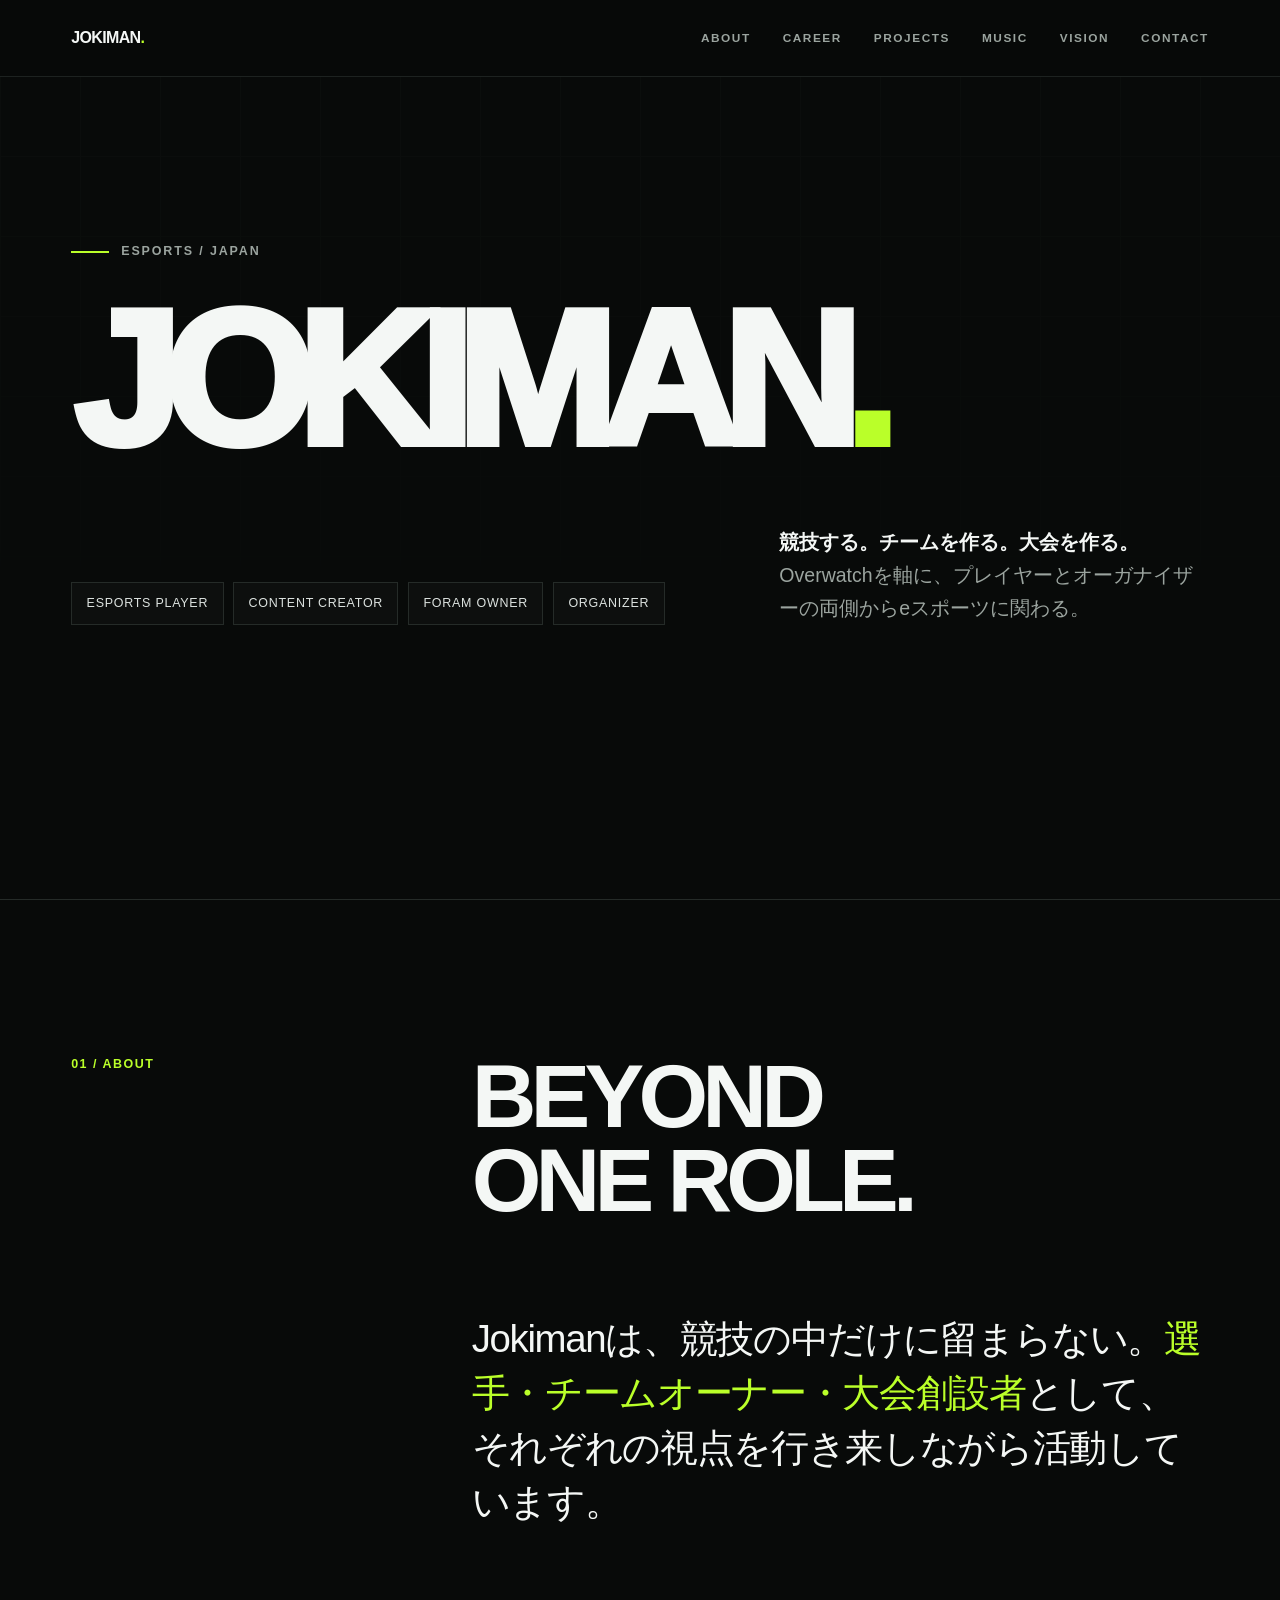
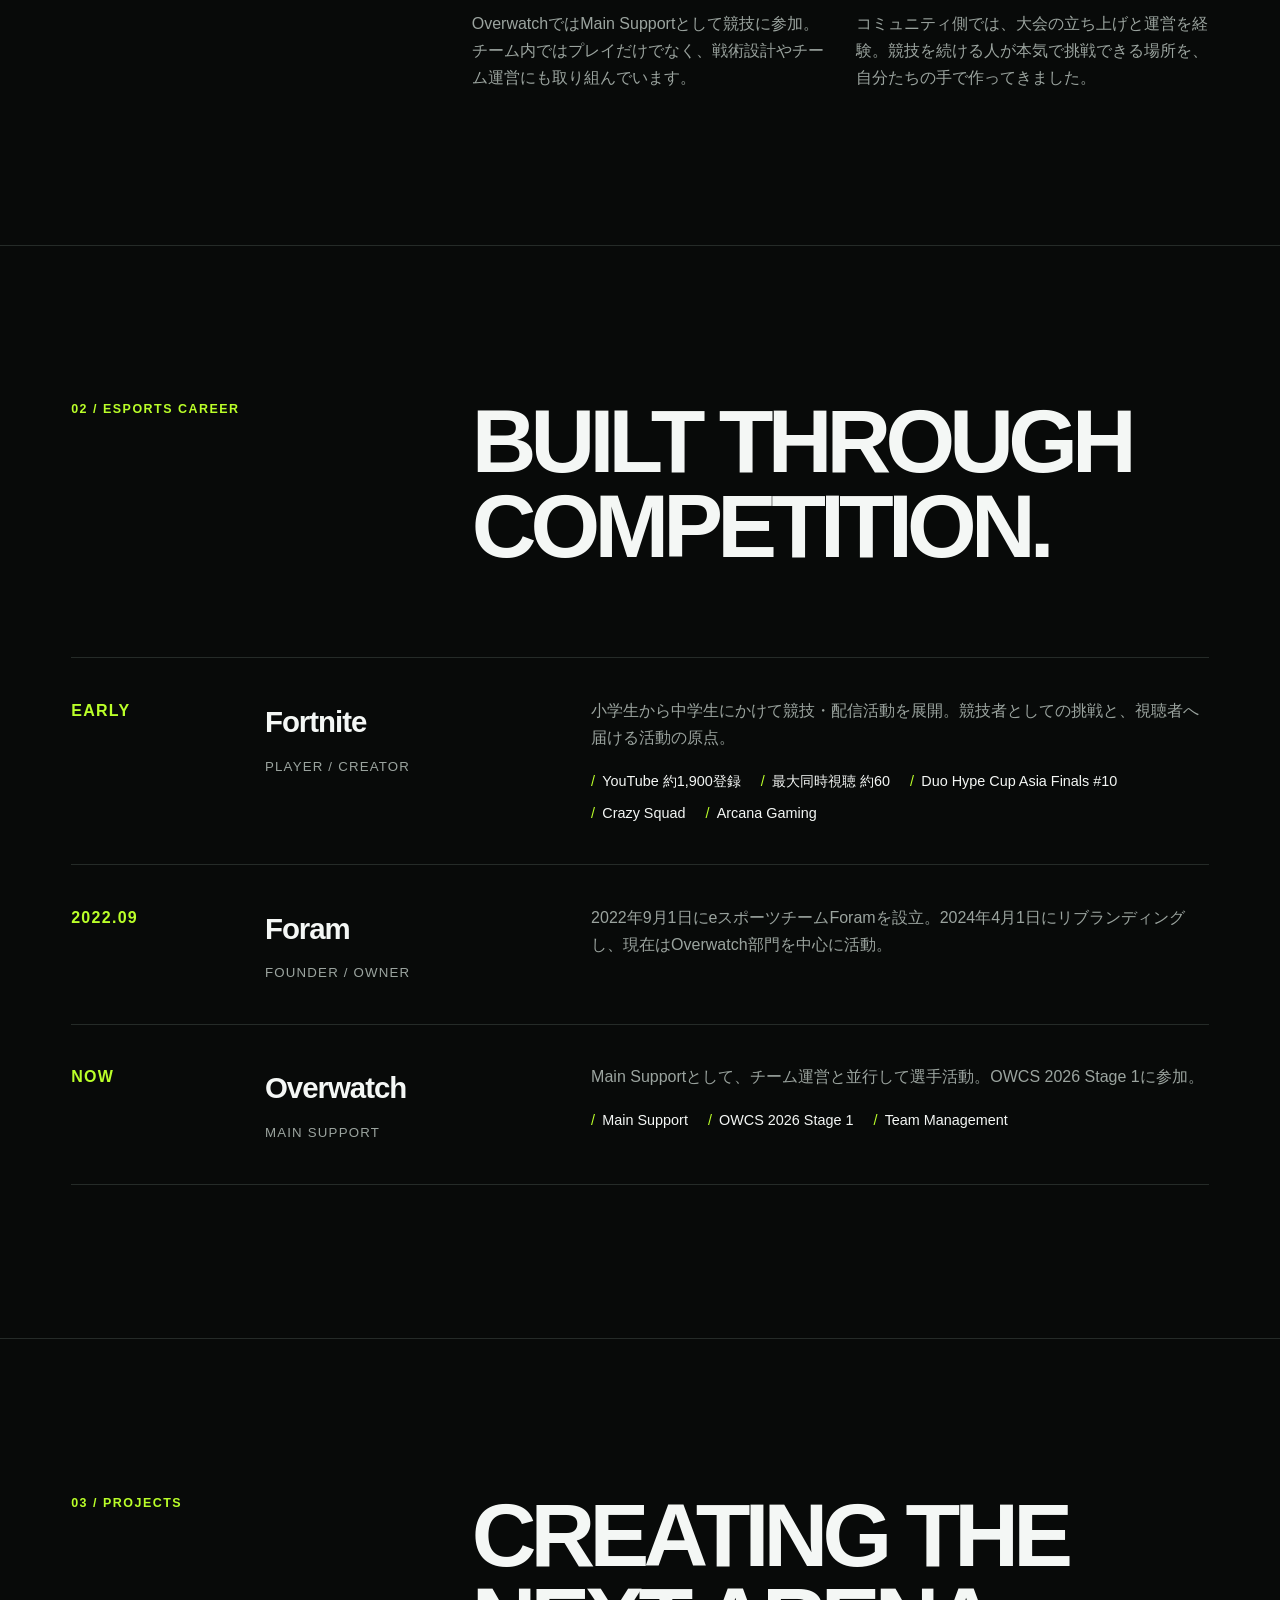
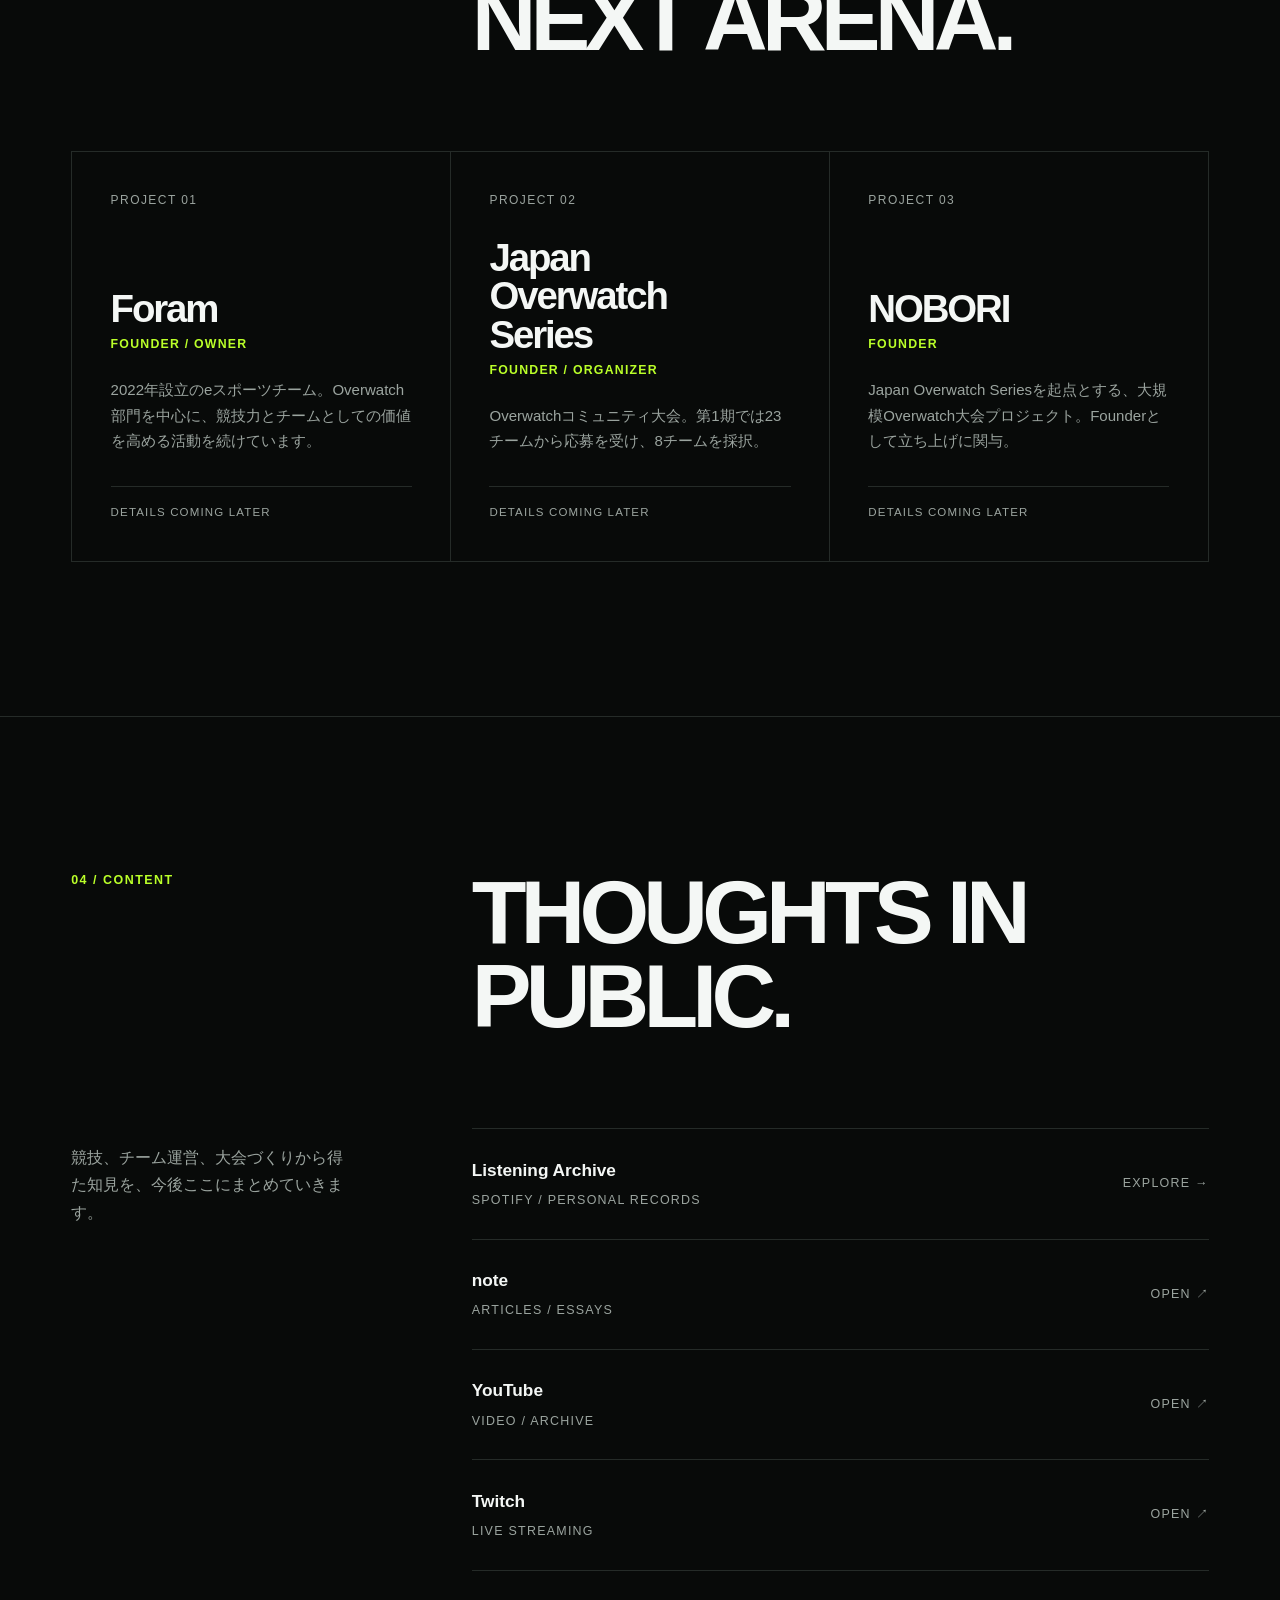
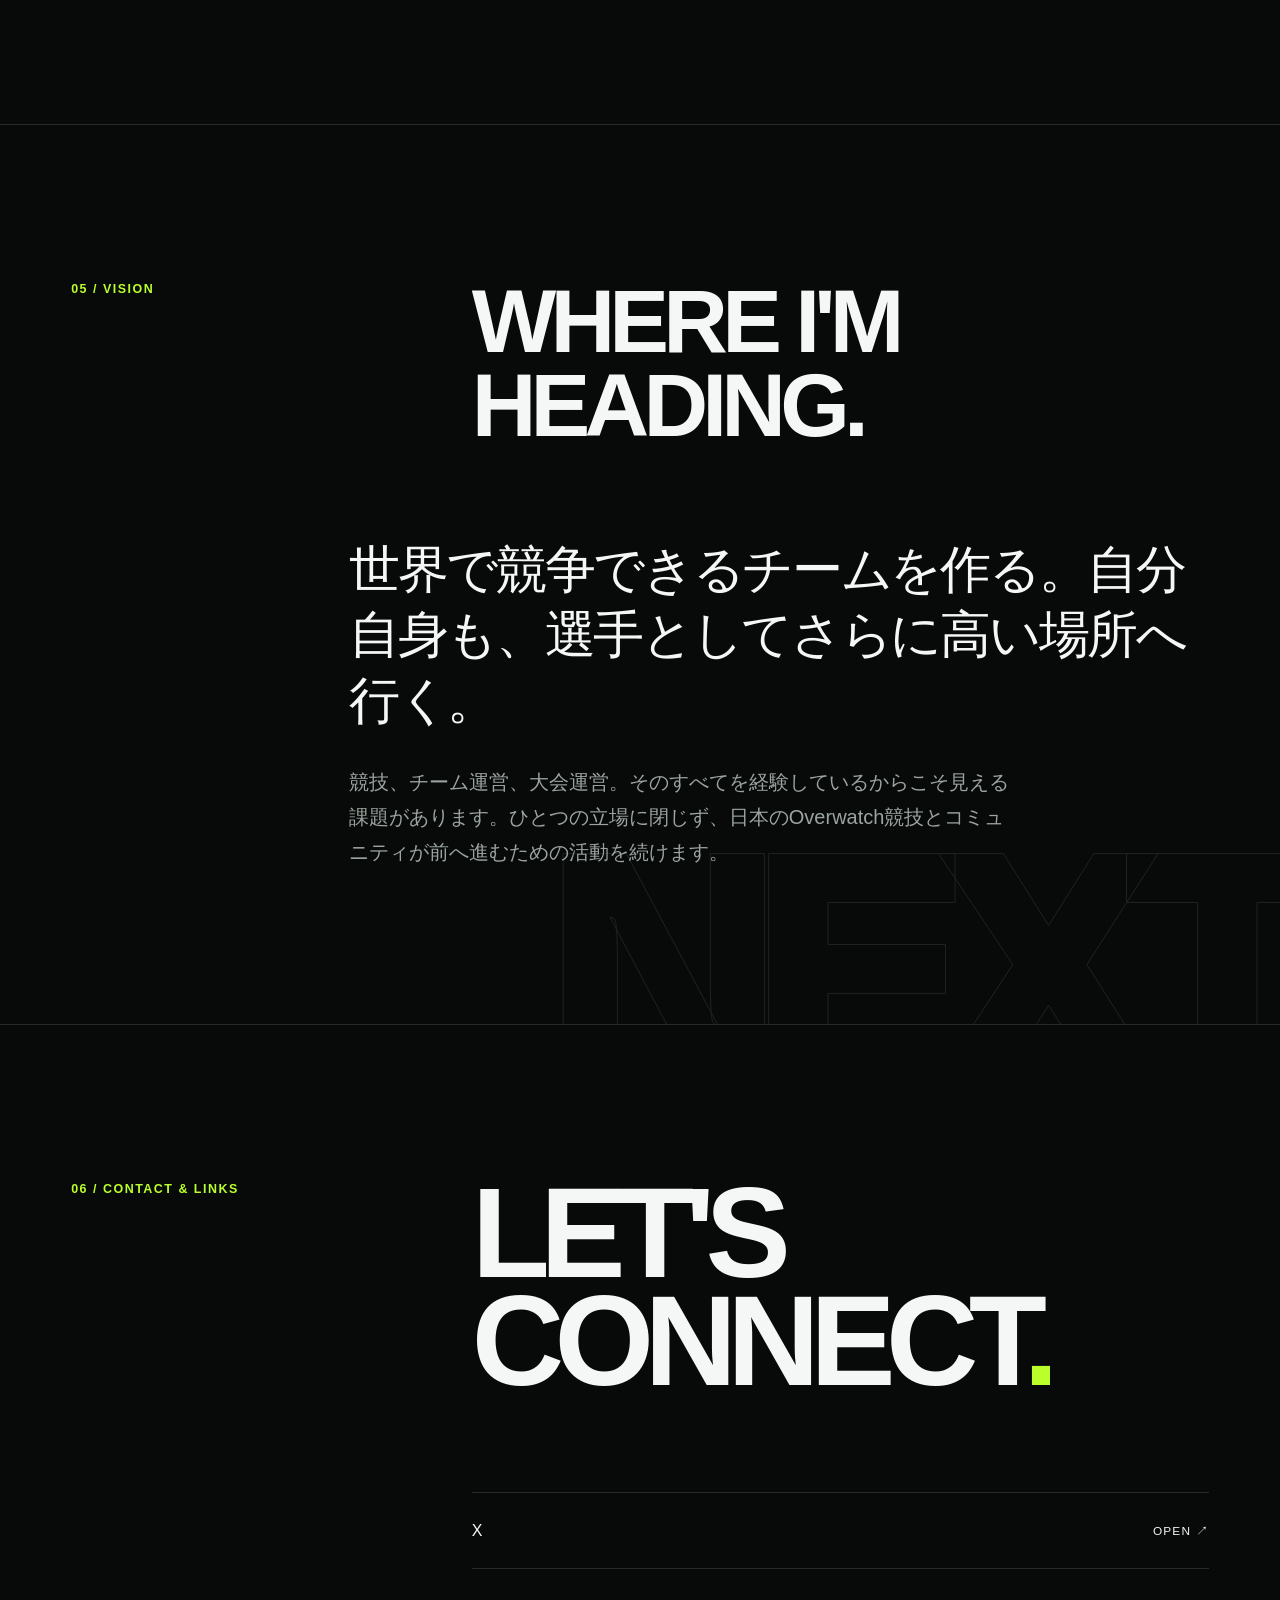
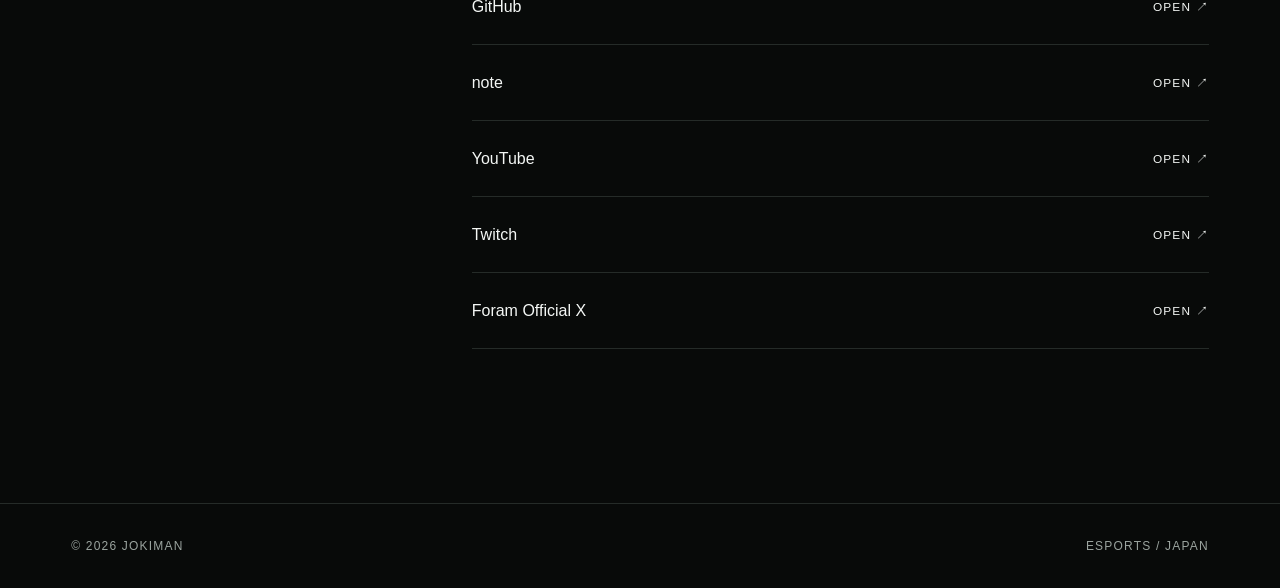
<file: index.html>
<!DOCTYPE html>
<html lang="ja">
<head>
  <meta charset="UTF-8">
  <meta name="viewport" content="width=device-width, initial-scale=1">
  <meta name="description" content="Jokiman — Esports Player, Content Creator, Foram Owner, Tournament & Community Organizer.">
  <meta name="theme-color" content="#080a09">
  <title>JOKIMAN. — Esports Portfolio</title>
  <link rel="icon" type="image/svg+xml" href="data:image/svg+xml,%3Csvg xmlns='http://www.w3.org/2000/svg' viewBox='0 0 64 64'%3E%3Crect width='64' height='64' rx='12' fill='%23080a09'/%3E%3Cpath d='M39 12v29c0 9-5 13-13 13-7 0-12-4-13-11l10-2c1 3 2 4 4 4 2 0 3-2 3-5V12z' fill='%23f4f7f5'/%3E%3Ccircle cx='49' cy='49' r='6' fill='%23baff29'/%3E%3C/svg%3E">
  <link rel="stylesheet" href="styles.css">
  <script src="script.js" defer></script>
</head>
<body>
  <a class="skip-link" href="#main">本文へ移動</a>
  <div class="progress" aria-hidden="true"></div>
  <header>
    <nav class="nav container" aria-label="メインナビゲーション">
      <a class="brand" href="#top" aria-label="Jokiman トップへ">JOKIMAN<span>.</span></a>
      <button class="menu-button" type="button" aria-expanded="false" aria-controls="nav-links" aria-label="メニューを開く">MENU</button>
      <div class="nav-links" id="nav-links">
        <a href="#about">About</a><a href="#career">Career</a><a href="#projects">Projects</a><a href="/music/">Music</a><a href="#vision">Vision</a><a href="#contact">Contact</a>
      </div>
    </nav>
  </header>

  <main id="main">
    <section class="hero" id="top" aria-labelledby="hero-title">
      <div class="hero-inner container">
        <p class="eyebrow">Esports / Japan</p>
        <h1 id="hero-title">JOKIMAN<span>.</span></h1>
        <div class="hero-bottom">
          <div class="role-list" aria-label="活動領域"><span>Esports Player</span><span>Content Creator</span><span>Foram Owner</span><span>Organizer</span></div>
          <p class="hero-statement"><strong>競技する。チームを作る。大会を作る。</strong><br>Overwatchを軸に、プレイヤーとオーガナイザーの両側からeスポーツに関わる。</p>
        </div>
      </div>
    </section>

    <section id="about">
      <div class="container">
        <div class="section-head reveal"><span class="section-index">01 / ABOUT</span><h2>Beyond<br>one role.</h2></div>
        <div class="about-grid reveal">
          <p class="about-lead">Jokimanは、競技の中だけに留まらない。<em>選手・チームオーナー・大会創設者</em>として、それぞれの視点を行き来しながら活動しています。</p>
          <div class="about-copy">
            <p>OverwatchではMain Supportとして競技に参加。チーム内ではプレイだけでなく、戦術設計やチーム運営にも取り組んでいます。</p>
            <p>コミュニティ側では、大会の立ち上げと運営を経験。競技を続ける人が本気で挑戦できる場所を、自分たちの手で作ってきました。</p>
          </div>
        </div>
      </div>
    </section>

    <section id="career">
      <div class="container">
        <div class="section-head reveal"><span class="section-index">02 / ESPORTS CAREER</span><h2>Built through<br>competition.</h2></div>
        <div class="timeline reveal">
          <article class="timeline-item">
            <div class="timeline-year">EARLY</div><div class="timeline-title"><h3>Fortnite</h3><span>Player / Creator</span></div>
            <div class="timeline-body"><p>小学生から中学生にかけて競技・配信活動を展開。競技者としての挑戦と、視聴者へ届ける活動の原点。</p>
              <ul class="facts"><li>YouTube 約1,900登録</li><li>最大同時視聴 約60</li><li>Duo Hype Cup Asia Finals #10</li><li>Crazy Squad</li><li>Arcana Gaming</li></ul>
            </div>
          </article>
          <article class="timeline-item">
            <div class="timeline-year">2022.09</div><div class="timeline-title"><h3>Foram</h3><span>Founder / Owner</span></div>
            <div class="timeline-body"><p>2022年9月1日にeスポーツチームForamを設立。2024年4月1日にリブランディングし、現在はOverwatch部門を中心に活動。</p></div>
          </article>
          <article class="timeline-item">
            <div class="timeline-year">NOW</div><div class="timeline-title"><h3>Overwatch</h3><span>Main Support</span></div>
            <div class="timeline-body"><p>Main Supportとして、チーム運営と並行して選手活動。OWCS 2026 Stage 1に参加。</p>
              <ul class="facts"><li>Main Support</li><li>OWCS 2026 Stage 1</li><li>Team Management</li></ul>
            </div>
          </article>
        </div>
      </div>
    </section>

    <section id="projects">
      <div class="container">
        <div class="section-head reveal"><span class="section-index">03 / PROJECTS</span><h2>Creating the<br>next arena.</h2></div>
        <div class="project-grid reveal">
          <article class="project-card"><span class="card-num">PROJECT 01</span><h3>Foram</h3><span class="card-role">Founder / Owner</span><p>2022年設立のeスポーツチーム。Overwatch部門を中心に、競技力とチームとしての価値を高める活動を続けています。</p><span class="card-status">Details coming later</span></article>
          <article class="project-card"><span class="card-num">PROJECT 02</span><h3>Japan<br>Overwatch<br>Series</h3><span class="card-role">Founder / Organizer</span><p>Overwatchコミュニティ大会。第1期では23チームから応募を受け、8チームを採択。</p><span class="card-status">Details coming later</span></article>
          <article class="project-card"><span class="card-num">PROJECT 03</span><h3>NOBORI</h3><span class="card-role">Founder</span><p>Japan Overwatch Seriesを起点とする、大規模Overwatch大会プロジェクト。Founderとして立ち上げに関与。</p><span class="card-status">Details coming later</span></article>
        </div>
      </div>
    </section>

    <section id="content">
      <div class="container">
        <div class="section-head reveal"><span class="section-index">04 / CONTENT</span><h2>Thoughts in<br>public.</h2></div>
        <div class="content-layout reveal">
          <p class="content-note">競技、チーム運営、大会づくりから得た知見を、今後ここにまとめていきます。</p>
          <div class="content-slots">
            <a class="content-slot" href="/music/"><div><strong>Listening Archive</strong><span>Spotify / Personal Records</span></div><span>Explore →</span></a>
            <a class="content-slot" href="https://note.com/jokiman" target="_blank" rel="noopener noreferrer"><div><strong>note</strong><span>Articles / Essays</span></div><span>Open ↗</span></a>
            <a class="content-slot" href="https://www.youtube.com/@%E3%81%98%E3%82%87%E3%81%8D%E3%81%BE%E3%82%93" target="_blank" rel="noopener noreferrer"><div><strong>YouTube</strong><span>Video / Archive</span></div><span>Open ↗</span></a>
            <a class="content-slot" href="https://www.twitch.tv/yt_jokiman" target="_blank" rel="noopener noreferrer"><div><strong>Twitch</strong><span>Live Streaming</span></div><span>Open ↗</span></a>
          </div>
        </div>
      </div>
    </section>

    <section class="vision" id="vision">
      <div class="container">
        <div class="section-head reveal"><span class="section-index">05 / VISION</span><h2>Where I'm<br>heading.</h2></div>
        <div class="vision-copy reveal">
          <p>世界で競争できるチームを作る。自分自身も、選手としてさらに高い場所へ行く。</p>
          <p>競技、チーム運営、大会運営。そのすべてを経験しているからこそ見える課題があります。ひとつの立場に閉じず、日本のOverwatch競技とコミュニティが前へ進むための活動を続けます。</p>
        </div>
      </div>
    </section>

    <section id="contact">
      <div class="container">
        <div class="contact-wrap reveal">
          <span class="section-index">06 / CONTACT & LINKS</span><h2 class="contact-title">LET'S<br>CONNECT<span>.</span></h2>
          <div class="links">
            <a class="link-row" href="https://x.com/yt_jokiman" target="_blank" rel="noopener noreferrer"><span>X</span><span>Open ↗</span></a>
            <a class="link-row" href="https://github.com/yt-jokiman" target="_blank" rel="noopener noreferrer"><span>GitHub</span><span>Open ↗</span></a>
            <a class="link-row" href="https://note.com/jokiman" target="_blank" rel="noopener noreferrer"><span>note</span><span>Open ↗</span></a>
            <a class="link-row" href="https://www.youtube.com/@%E3%81%98%E3%82%87%E3%81%8D%E3%81%BE%E3%82%93" target="_blank" rel="noopener noreferrer"><span>YouTube</span><span>Open ↗</span></a>
            <a class="link-row" href="https://www.twitch.tv/yt_jokiman" target="_blank" rel="noopener noreferrer"><span>Twitch</span><span>Open ↗</span></a>
            <a class="link-row" href="https://x.com/esports_FRM" target="_blank" rel="noopener noreferrer"><span>Foram Official X</span><span>Open ↗</span></a>
          </div>
        </div>
      </div>
    </section>
  </main>

  <footer><div class="footer-inner container"><span>© <span id="year"></span> Jokiman</span><span>Esports / Japan</span></div></footer>
</body>
</html>
</file>
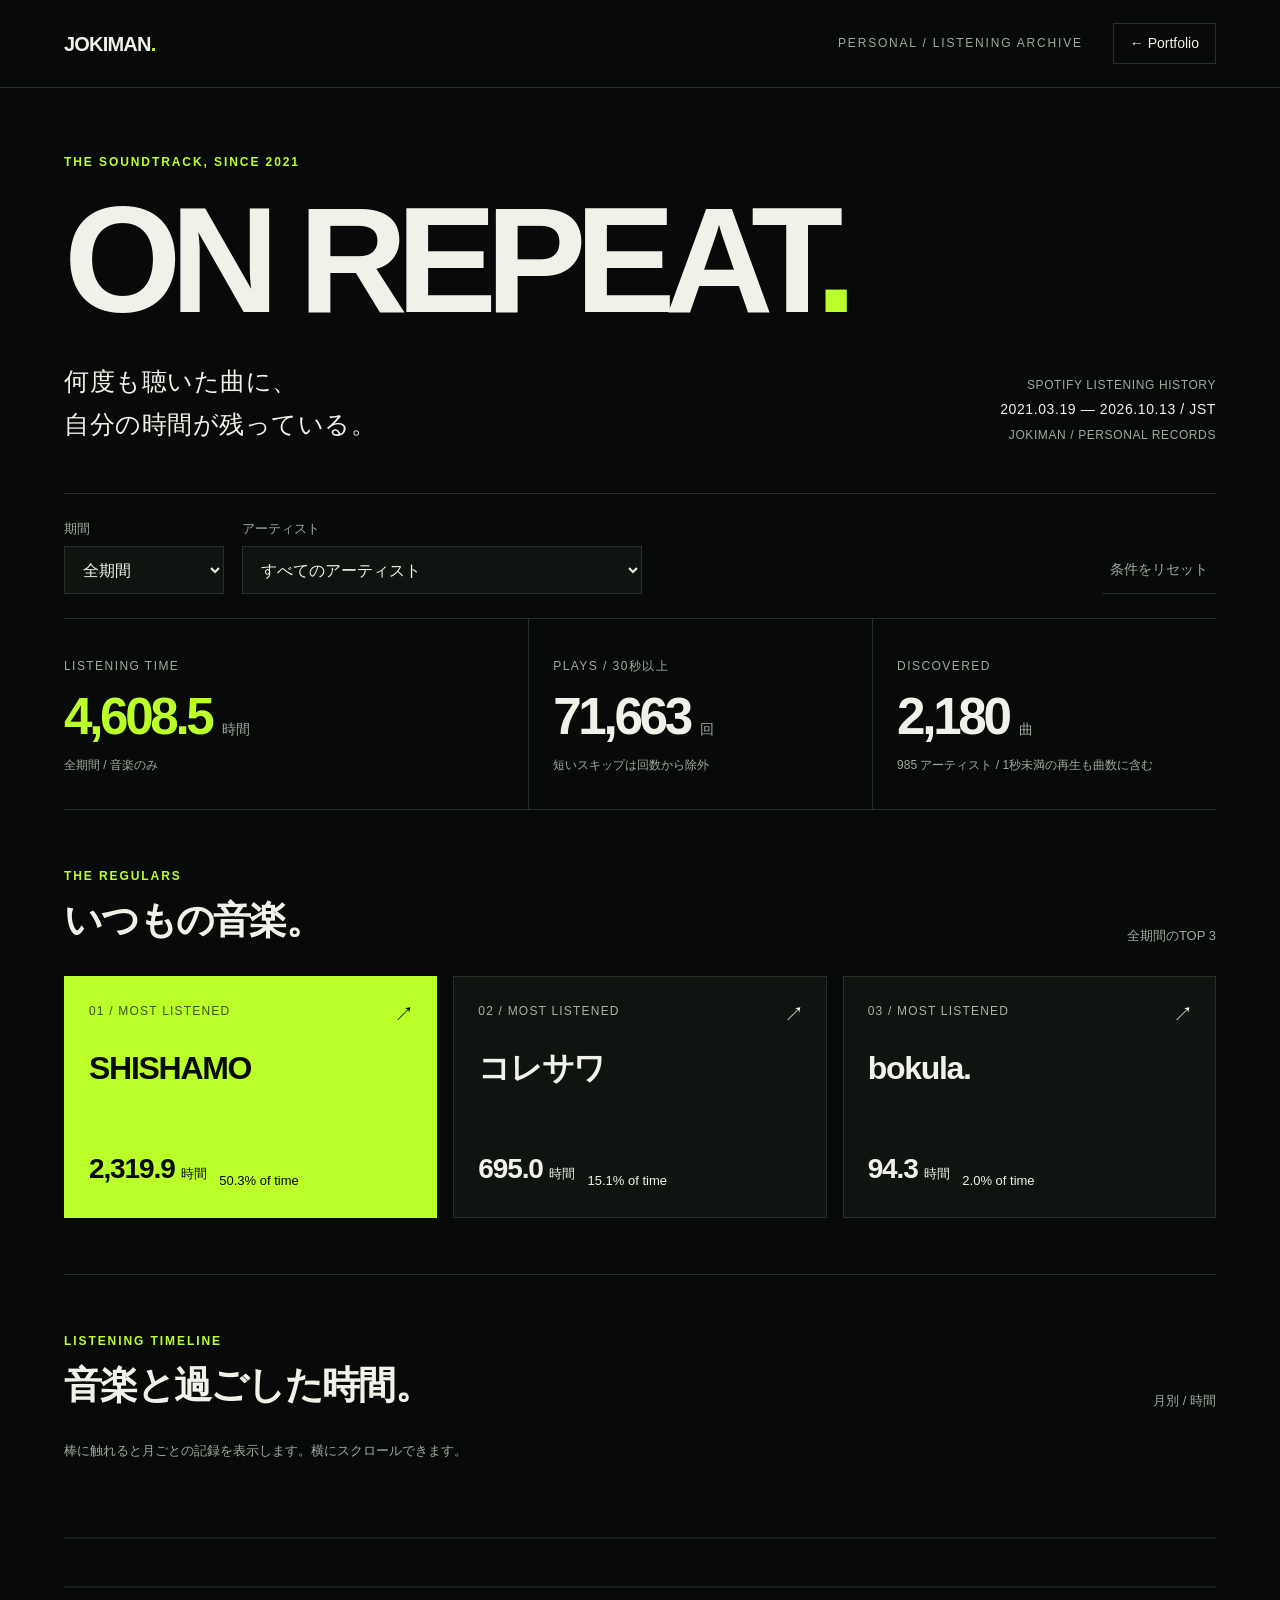
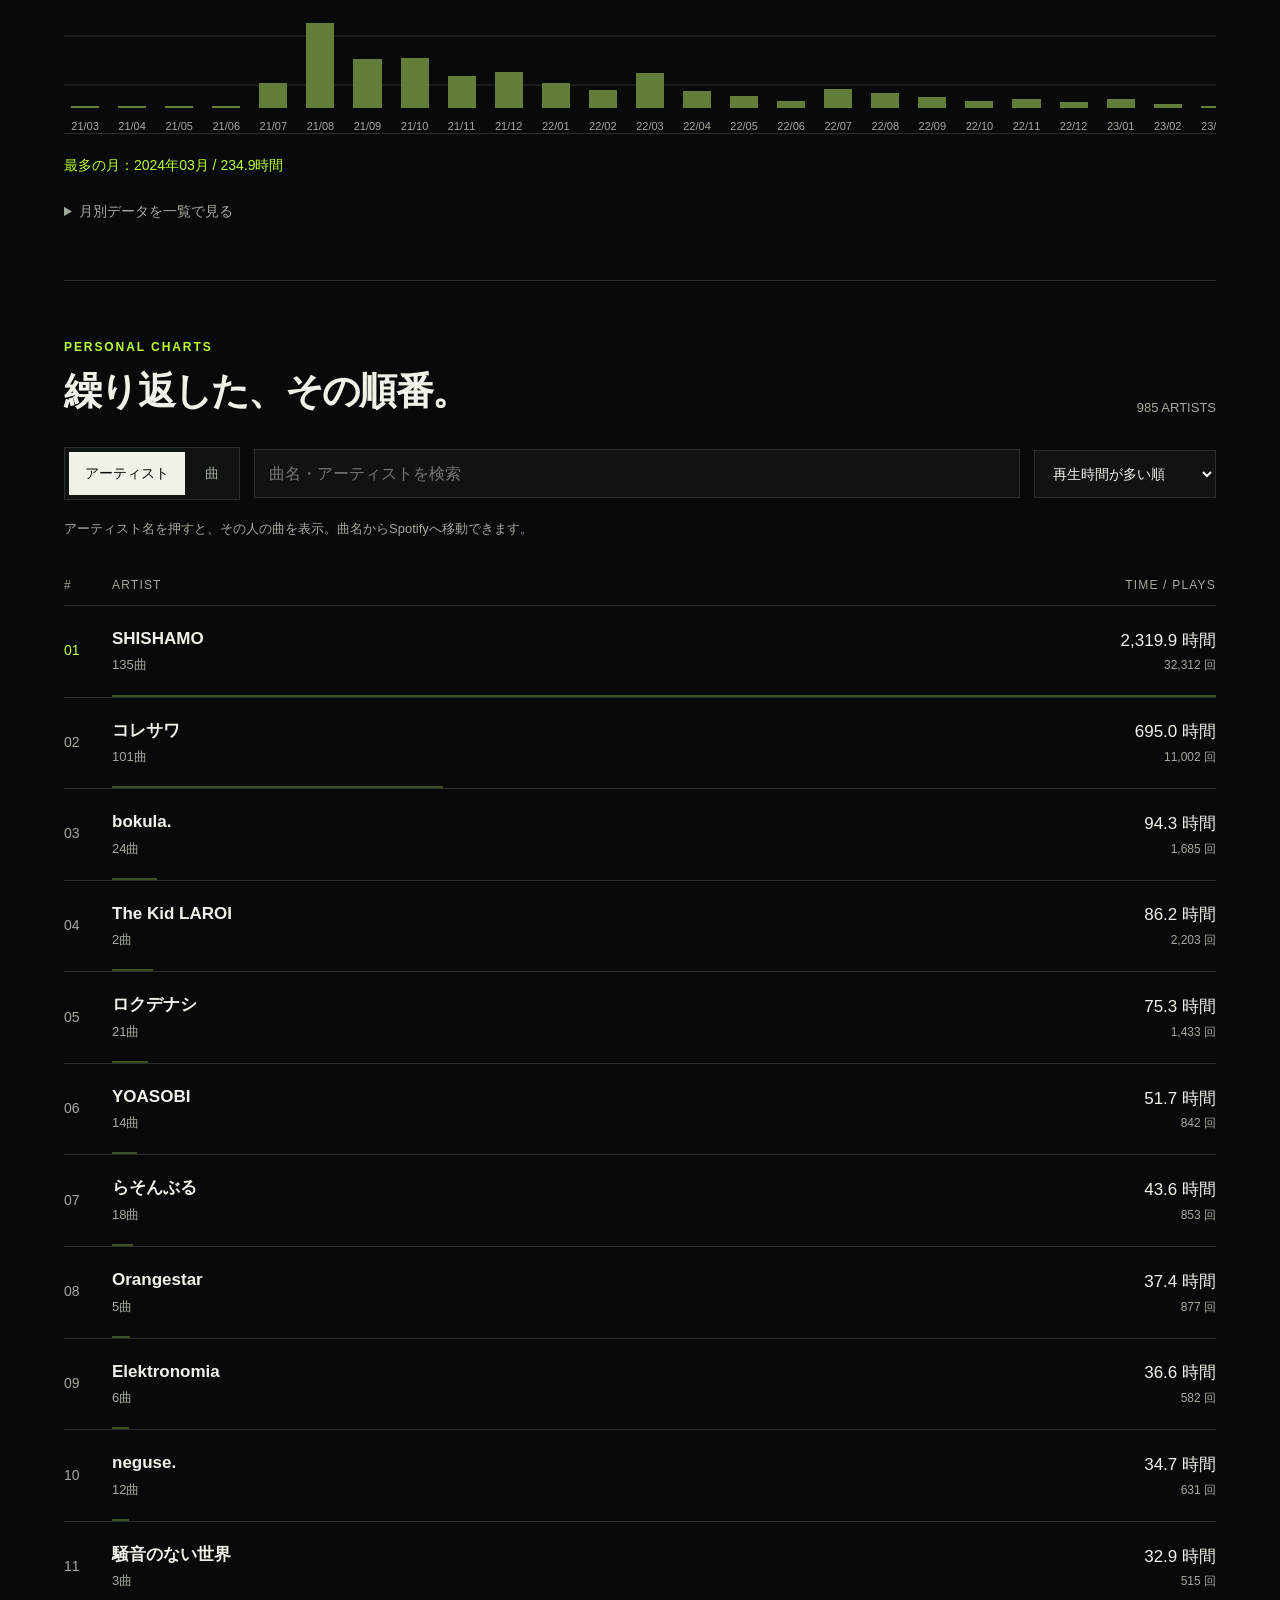
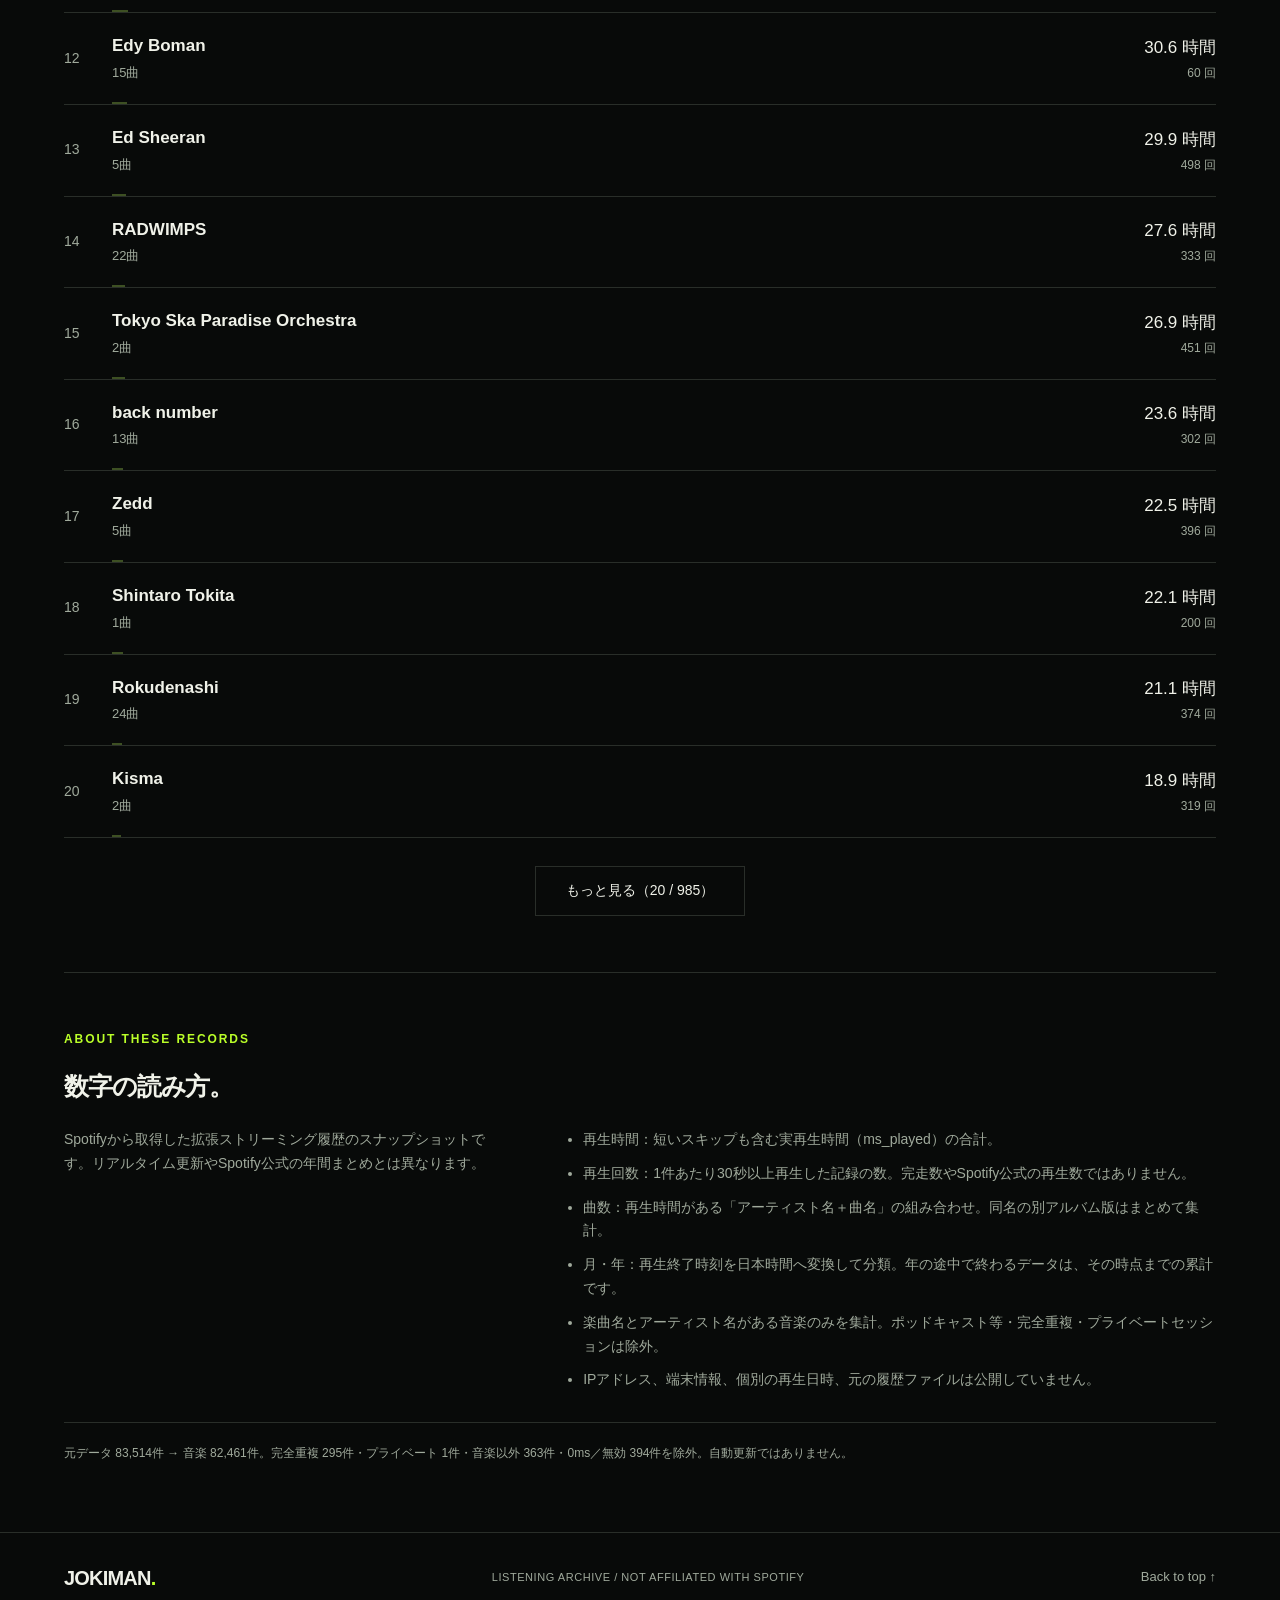
<file: music/index.html>
<!DOCTYPE html>
<html lang="ja">
<head>
  <meta charset="UTF-8">
  <meta name="viewport" content="width=device-width, initial-scale=1">
  <meta name="theme-color" content="#080a09">
  <meta name="description" content="JokimanのSpotifyリスニング記録。2021年からの音楽を、年別ランキングと再生時間で振り返る。">
  <meta name="robots" content="noindex, follow">
  <title>Listening Archive — JOKIMAN.</title>
  <link rel="icon" href="data:image/svg+xml,%3Csvg xmlns='http://www.w3.org/2000/svg' viewBox='0 0 64 64'%3E%3Crect width='64' height='64' rx='12' fill='%23080a09'/%3E%3Cpath d='M39 12v29c0 9-5 13-13 13-7 0-12-4-13-11l10-2c1 3 2 4 4 4 2 0 3-2 3-5V12z' fill='%23f4f7f5'/%3E%3Ccircle cx='49' cy='49' r='6' fill='%23baff29'/%3E%3C/svg%3E">
  <link rel="stylesheet" href="music.css">
  <script type="module" src="music.mjs"></script>
</head>
<body>
  <a class="skip" href="#archive">記録へ移動</a>
  <header class="header wrap"><a class="brand" href="/">JOKIMAN<span>.</span></a><span class="header-label">PERSONAL / LISTENING ARCHIVE</span><a class="back" href="/">← Portfolio</a></header>
  <main class="wrap" id="archive">
    <div class="intro"><p class="eyebrow">THE SOUNDTRACK, SINCE 2021</p><h1>ON REPEAT<span>.</span></h1><div class="intro-bottom"><p>何度も聴いた曲に、<br>自分の時間が残っている。</p><div class="archive-meta"><span>SPOTIFY LISTENING HISTORY</span><span id="date-range">履歴を読み込んでいます…</span><span>JOKIMAN / PERSONAL RECORDS</span></div></div></div>
    <div class="load-status" id="load-status" role="status">記録を集計しています…</div>
    <noscript><p class="notice">記録の表示にはJavaScriptを有効にしてください。</p></noscript>
    <div id="dashboard" hidden>
      <section class="controls" aria-label="表示条件">
        <div class="control-group"><label for="year">期間</label><select id="year"><option value="all">全期間</option></select></div>
        <div class="control-group artist-control"><label for="artist">アーティスト</label><select id="artist"><option value="">すべてのアーティスト</option></select></div>
        <button class="reset" id="reset" type="button">条件をリセット</button>
      </section>
      <section class="overview" aria-label="リスニング概要" aria-live="polite">
        <div class="metric main-metric"><span class="metric-label">LISTENING TIME</span><p><strong id="total-hours">—</strong><span>時間</span></p><span class="metric-foot" id="scope-label">全期間 / 音楽のみ</span></div>
        <div class="metric"><span class="metric-label">PLAYS / 30秒以上</span><p><strong id="total-plays">—</strong><span>回</span></p><span class="metric-foot">短いスキップは回数から除外</span></div>
        <div class="metric"><span class="metric-label">DISCOVERED</span><p><strong id="total-tracks">—</strong><span>曲</span></p><span class="metric-foot" id="artist-count">—</span></div>
      </section>
      <section class="favorites" aria-labelledby="favorites-title">
        <div class="section-heading"><div><p class="eyebrow">THE REGULARS</p><h2 id="favorites-title">いつもの音楽。</h2></div><span class="subtle" id="favorites-period">全期間の記録</span></div>
        <div class="favorite-grid" id="favorite-grid"></div>
      </section>
      <section class="timeline-section" aria-labelledby="timeline-title">
        <div class="section-heading"><div><p class="eyebrow">LISTENING TIMELINE</p><h2 id="timeline-title">音楽と過ごした時間。</h2></div><span class="subtle">月別 / 時間</span></div>
        <p class="chart-caption" id="chart-caption">棒に触れると月ごとの記録を表示します。横にスクロールできます。</p>
        <div class="chart-scroll" tabindex="0" aria-label="月別再生時間グラフ。横スクロール可能"><div class="chart" id="chart"></div></div>
        <p class="chart-readout" id="chart-readout" aria-live="polite"></p>
        <details class="monthly-details"><summary>月別データを一覧で見る</summary><div class="month-data" id="month-data"></div></details>
      </section>
      <section class="ranking-section" aria-labelledby="ranking-title">
        <div class="section-heading"><div><p class="eyebrow">PERSONAL CHARTS</p><h2 id="ranking-title">繰り返した、その順番。</h2></div><span class="subtle" id="result-count"></span></div>
        <div class="ranking-controls">
          <div class="switcher" role="group" aria-label="ランキングの種類"><button type="button" data-view="artists" aria-pressed="true">アーティスト</button><button type="button" data-view="tracks" aria-pressed="false">曲</button></div>
          <label class="search"><span class="sr-only">曲名・アーティストを検索</span><input type="search" id="search" placeholder="曲名・アーティストを検索" autocomplete="off"></label>
          <label class="sort"><span class="sr-only">並び順</span><select id="sort"><option value="ms">再生時間が多い順</option><option value="plays">再生回数が多い順</option></select></label>
        </div>
        <p class="ranking-help">アーティスト名を押すと、その人の曲を表示。曲名からSpotifyへ移動できます。</p>
        <div class="ranking-header" aria-hidden="true"><span>#</span><span id="rank-type-label">ARTIST</span><span>TIME / PLAYS</span></div>
        <ol class="ranking-list" id="ranking-list"></ol>
        <p class="empty" id="empty" hidden>該当する記録がありません。期間や検索条件を変えてみてください。</p>
        <button class="show-more" id="show-more" type="button">もっと見る</button>
      </section>
      <section class="method" aria-labelledby="method-title"><p class="eyebrow">ABOUT THESE RECORDS</p><h2 id="method-title">数字の読み方。</h2><div class="method-grid"><p>Spotifyから取得した拡張ストリーミング履歴のスナップショットです。リアルタイム更新やSpotify公式の年間まとめとは異なります。</p><ul><li>再生時間：短いスキップも含む実再生時間（ms_played）の合計。</li><li>再生回数：1件あたり30秒以上再生した記録の数。完走数やSpotify公式の再生数ではありません。</li><li>曲数：再生時間がある「アーティスト名＋曲名」の組み合わせ。同名の別アルバム版はまとめて集計。</li><li>月・年：再生終了時刻を日本時間へ変換して分類。年の途中で終わるデータは、その時点までの累計です。</li><li>楽曲名とアーティスト名がある音楽のみを集計。ポッドキャスト等・完全重複・プライベートセッションは除外。</li><li>IPアドレス、端末情報、個別の再生日時、元の履歴ファイルは公開していません。</li></ul></div><p class="audit" id="audit"></p></section>
    </div>
  </main>
  <footer class="footer wrap"><a class="brand" href="/">JOKIMAN<span>.</span></a><span>LISTENING ARCHIVE / NOT AFFILIATED WITH SPOTIFY</span><a href="#archive">Back to top ↑</a></footer>
</body>
</html>
</file>
<file: styles.css>
:root{--bg:#080a09;--surface:#0e1110;--surface2:#141816;--text:#f4f7f5;--muted:#9ba49f;--line:#252b28;--accent:#baff29;--max:1240px;--pad:clamp(1.25rem,4vw,4rem)}
*{box-sizing:border-box}html{scroll-behavior:smooth}body{margin:0;background:var(--bg);color:var(--text);font-family:Inter,"Helvetica Neue",Arial,"Noto Sans JP",sans-serif;font-size:1rem;line-height:1.7;-webkit-font-smoothing:antialiased;overflow-x:hidden}::selection{background:var(--accent);color:var(--bg)}a{color:inherit;text-decoration:none}button{font:inherit}
.skip-link{position:fixed;top:0;left:1rem;z-index:200;padding:.6rem 1rem;background:var(--accent);color:var(--bg);transform:translateY(-120%)}.skip-link:focus{transform:none}.progress{position:fixed;inset:0 auto auto 0;width:0;height:2px;z-index:150;background:var(--accent)}.container{width:min(100%,var(--max));margin:auto;padding-inline:var(--pad)}
header{position:fixed;inset:0 0 auto;z-index:100;background:rgb(8 10 9/85%);backdrop-filter:blur(14px);border-bottom:1px solid rgb(37 43 40/75%)}.nav{min-height:76px;display:flex;align-items:center;justify-content:space-between;gap:2rem}.brand{font-size:1rem;font-weight:900;letter-spacing:-.04em}.brand span,h1 span,.contact-title span{color:var(--accent)}.nav-links{display:flex;gap:clamp(1rem,2.5vw,2.4rem);align-items:center}.nav-links a{color:var(--muted);font-size:.74rem;font-weight:700;letter-spacing:.13em;text-transform:uppercase;transition:color .2s}.nav-links a:hover,.nav-links a:focus-visible{color:var(--text)}.menu-button{display:none;width:42px;height:42px;padding:0;color:var(--text);background:transparent;border:1px solid var(--line);cursor:pointer}
.hero{min-height:100svh;padding-top:76px;display:grid;align-items:end;border-bottom:1px solid var(--line);position:relative}.hero:before{content:"";position:absolute;inset:76px 0 0;background-image:linear-gradient(var(--line) 1px,transparent 1px),linear-gradient(90deg,var(--line) 1px,transparent 1px);background-size:80px 80px;opacity:.12;mask-image:linear-gradient(to bottom,#000,transparent 78%);pointer-events:none}.hero-inner{position:relative;padding-block:clamp(5rem,11vh,9rem) clamp(2.5rem,6vh,5rem)}.eyebrow{display:flex;align-items:center;gap:.75rem;margin:0 0 clamp(2rem,5vh,4rem);color:var(--muted);font-size:.78rem;font-weight:700;letter-spacing:.15em;text-transform:uppercase}.eyebrow:before{content:"";width:38px;height:2px;background:var(--accent)}h1{margin:0;font-size:clamp(4.2rem,15vw,13rem);line-height:.76;letter-spacing:-.085em;font-weight:950;white-space:nowrap}.hero-bottom{display:grid;grid-template-columns:minmax(0,1.2fr) minmax(280px,.8fr);align-items:end;gap:4rem;margin-top:clamp(3rem,8vh,6rem)}.role-list{display:flex;flex-wrap:wrap;gap:.6rem}.role-list span{padding:.62rem .9rem;border:1px solid var(--line);background:rgb(14 17 16/80%);color:#dce2df;font-size:.78rem;letter-spacing:.06em;text-transform:uppercase}.hero-statement{margin:0;max-width:35rem;color:var(--muted);font-size:clamp(1rem,1.6vw,1.22rem)}.hero-statement strong{color:var(--text);font-weight:600}
section{padding-block:clamp(5.5rem,12vw,10rem);border-bottom:1px solid var(--line)}.section-head{display:grid;grid-template-columns:1fr 2fr;gap:2rem;margin-bottom:clamp(3.5rem,7vw,6rem);align-items:start}.section-index{color:var(--accent);font-size:.78rem;font-weight:800;letter-spacing:.12em}h2{margin:0;font-size:clamp(2.8rem,7vw,6.5rem);line-height:.94;letter-spacing:-.065em;text-transform:uppercase}
.about-grid{display:grid;grid-template-columns:1fr 2fr;gap:2rem}.about-lead{grid-column:2;margin:0;max-width:52rem;font-size:clamp(1.5rem,3vw,2.7rem);line-height:1.42;letter-spacing:-.035em}.about-lead em{color:var(--accent);font-style:normal}.about-copy{grid-column:2;display:grid;grid-template-columns:1fr 1fr;gap:2rem;margin-top:3rem}.about-copy p{margin:0;color:var(--muted)}
.timeline{border-top:1px solid var(--line)}.timeline-item{display:grid;grid-template-columns:.55fr 1fr 2.1fr;gap:2rem;padding-block:2.4rem;border-bottom:1px solid var(--line);transition:background .25s,padding .25s}.timeline-item:hover{background:var(--surface);padding-inline:1.2rem}.timeline-year{color:var(--accent);font-weight:800;letter-spacing:.08em}.timeline-title h3{margin:0 0 .3rem;font-size:clamp(1.4rem,2.3vw,2rem);letter-spacing:-.035em}.timeline-title span{color:var(--muted);font-size:.83rem;text-transform:uppercase;letter-spacing:.09em}.timeline-body{color:var(--muted)}.timeline-body p{margin:0}.facts{display:flex;flex-wrap:wrap;gap:.5rem 1.25rem;margin:1.1rem 0 0;padding:0;list-style:none;color:var(--text);font-size:.9rem}.facts li:before{content:"/";color:var(--accent);margin-right:.45rem}
.project-grid{display:grid;grid-template-columns:repeat(3,1fr);border-top:1px solid var(--line);border-left:1px solid var(--line)}.project-card{min-height:410px;padding:clamp(1.5rem,3vw,2.5rem);border-right:1px solid var(--line);border-bottom:1px solid var(--line);display:flex;flex-direction:column;position:relative;overflow:hidden;transition:background .25s}.project-card:after{content:"";position:absolute;left:0;bottom:0;width:100%;height:3px;background:var(--accent);transform:scaleX(0);transform-origin:left;transition:transform .3s}.project-card:hover{background:var(--surface2)}.project-card:hover:after{transform:scaleX(1)}.card-num{color:var(--muted);font-size:.75rem;letter-spacing:.12em}.project-card h3{margin:auto 0 .35rem;font-size:clamp(2rem,3vw,3.2rem);line-height:1;letter-spacing:-.055em}.card-role{color:var(--accent);font-size:.77rem;font-weight:800;text-transform:uppercase;letter-spacing:.1em}.project-card p{color:var(--muted);margin:1.4rem 0 0;font-size:.94rem}.card-status{margin-top:2rem;padding-top:1rem;border-top:1px solid var(--line);color:var(--muted);font-size:.72rem;text-transform:uppercase;letter-spacing:.1em}
.content-layout{display:grid;grid-template-columns:1fr 2fr;gap:2rem}.content-note{color:var(--muted);max-width:17rem}.content-slots{border-top:1px solid var(--line)}.content-slot{display:grid;grid-template-columns:1fr auto;gap:1rem;align-items:center;padding:1.65rem 0;border-bottom:1px solid var(--line);color:var(--muted);transition:color .2s,padding .2s}.content-slot strong{display:block;color:var(--text);font-size:1.08rem}.content-slot span{font-size:.78rem;text-transform:uppercase;letter-spacing:.1em}a.content-slot:hover{color:var(--accent);padding-inline:.8rem}
.vision{position:relative;overflow:hidden}.vision:after{content:"NEXT";position:absolute;right:-1vw;bottom:-5vw;color:transparent;-webkit-text-stroke:1px #1d231f;font-size:clamp(8rem,25vw,24rem);font-weight:950;line-height:.7;letter-spacing:-.08em;pointer-events:none}.vision-copy{position:relative;z-index:1;width:min(100%,860px);margin-left:auto}.vision-copy p{margin:0;font-size:clamp(1.75rem,4vw,3.8rem);line-height:1.28;letter-spacing:-.045em}.vision-copy p+p{margin-top:2rem;color:var(--muted);font-size:clamp(1rem,1.6vw,1.25rem);line-height:1.75;letter-spacing:0;max-width:42rem}
.contact-wrap{display:grid;grid-template-columns:1fr 2fr;gap:2rem}.contact-title{font-size:clamp(3.7rem,10vw,9rem);line-height:.85;letter-spacing:-.075em;margin:0}.links{grid-column:2;margin-top:4rem;border-top:1px solid var(--line)}.link-row{min-height:76px;display:grid;grid-template-columns:1fr auto;align-items:center;border-bottom:1px solid var(--line);color:var(--muted)}a.link-row{color:var(--text);transition:color .2s,padding .2s}a.link-row:hover{color:var(--accent);padding-inline:.8rem}.link-row span:last-child{font-size:.74rem;letter-spacing:.1em;text-transform:uppercase}
footer{padding:2rem 0}.footer-inner{display:flex;justify-content:space-between;gap:1rem;color:var(--muted);font-size:.75rem;text-transform:uppercase;letter-spacing:.1em}.reveal{opacity:0;transform:translateY(24px);transition:opacity .7s,transform .7s}.reveal.visible{opacity:1;transform:none}
@media(prefers-reduced-motion:reduce){html{scroll-behavior:auto}.reveal{opacity:1;transform:none;transition:none}*,*:before,*:after{animation-duration:.01ms!important;transition-duration:.01ms!important}}
@media(max-width:820px){.nav{min-height:68px}.menu-button{display:grid;place-items:center}.nav-links{position:absolute;inset:68px 0 auto;padding:1.25rem var(--pad) 1.5rem;background:var(--bg);border-bottom:1px solid var(--line);display:none;flex-direction:column;align-items:flex-start}.nav-links.open{display:flex}.nav-links a{font-size:.85rem;padding-block:.35rem}.hero{padding-top:68px}.hero:before{inset-block-start:68px;background-size:52px 52px}h1{font-size:clamp(4rem,19vw,8rem);white-space:normal}.hero-bottom,.section-head,.about-grid,.content-layout,.contact-wrap{grid-template-columns:1fr}.hero-bottom{gap:2.5rem}.about-lead,.about-copy,.links{grid-column:1}.about-copy{grid-template-columns:1fr}.timeline-item{grid-template-columns:.45fr 1.55fr}.timeline-body{grid-column:2}.project-grid{grid-template-columns:1fr}.project-card{min-height:330px}.content-note{max-width:36rem}.links{margin-top:2rem}}
@media(max-width:520px){.hero-inner{padding-top:4.5rem}h1{font-size:21vw}.role-list{gap:.4rem}.role-list span{font-size:.67rem;padding:.48rem .6rem}section{padding-block:5rem}.section-head{gap:.75rem;margin-bottom:3rem}.timeline-item{grid-template-columns:1fr;gap:.5rem}.timeline-body{grid-column:1}.project-card{min-height:300px}.footer-inner{flex-direction:column}}
</file>
<file: music/music.css>
:root{color-scheme:dark;--bg:#080a09;--panel:#101410;--line:#292e29;--fg:#f0f2e9;--dim:#a0aa9c;--lime:#baff29;--font:Inter,"Helvetica Neue",Arial,"Noto Sans JP",sans-serif}
*{box-sizing:border-box}html{scroll-behavior:smooth}body{margin:0;background:var(--bg);color:var(--fg);font-family:var(--font);font-size:16px;line-height:1.7}a{color:inherit;text-decoration:none}button,input,select{font:inherit}button,a,input,select,summary{touch-action:manipulation}button,select,summary{cursor:pointer}button{color:inherit}button:focus-visible,a:focus-visible,input:focus-visible,select:focus-visible,summary:focus-visible,.chart-scroll:focus-visible{outline:2px solid var(--lime);outline-offset:5px}::selection{background:var(--lime);color:var(--bg)}[hidden]{display:none!important}.wrap{max-width:1360px;padding-inline:clamp(20px,5vw,72px);margin-inline:auto}.skip{position:fixed;top:10px;left:20px;padding:10px 20px;background:var(--lime);color:var(--bg);z-index:10;transform:translateY(-150%)}.skip:focus{transform:none}.sr-only{position:absolute;width:1px;height:1px;padding:0;overflow:hidden;clip:rect(0,0,0,0);white-space:nowrap;border:0}
.header{min-height:88px;display:flex;align-items:center;gap:30px;border-bottom:1px solid var(--line)}.brand{font-weight:900;letter-spacing:-.04em;font-size:20px}.brand span,h1 span{color:var(--lime)}.header-label{font-size:12px;letter-spacing:.15em;color:var(--dim);margin-left:auto}.back{font-size:14px;border:1px solid var(--line);padding:8px 16px}.back:hover{border-color:var(--lime)}.intro{padding-block:64px 48px}.eyebrow{font-size:12px;letter-spacing:.16em;color:var(--lime);font-weight:700;margin:0 0 20px}h1{font-size:clamp(64px,11.8vw,164px);letter-spacing:-.075em;line-height:.9;margin:0;font-weight:900}h2{font-size:clamp(24px,3vw,38px);line-height:1.4;letter-spacing:-.045em;margin:0}.intro-bottom{display:flex;align-items:flex-end;justify-content:space-between;gap:24px;margin-top:32px}.intro-bottom>p{font-size:clamp(18px,2vw,25px);line-height:1.7;margin:0;letter-spacing:.02em}.archive-meta{display:grid;text-align:right;color:var(--dim);font-size:12px;letter-spacing:.05em;gap:3px}.archive-meta span:nth-child(2){color:var(--fg);font-size:14px;font-variant-numeric:tabular-nums}.load-status,.notice{padding:30px;border:1px solid var(--line);color:var(--dim)}.load-status a{text-decoration:underline;color:var(--lime)}
.controls{display:flex;align-items:end;gap:18px;padding:24px 0;border-top:1px solid var(--line);border-bottom:1px solid var(--line)}.control-group{display:grid;gap:6px;min-width:160px}.control-group label{font-size:13px;color:var(--dim)}select,input{min-height:48px;background:var(--panel);color:var(--fg);border:1px solid var(--line);border-radius:0;padding:10px 34px 10px 14px;max-width:100%}.artist-control{flex:1;max-width:400px;min-width:0}.reset{margin-left:auto;background:none;border:0;border-bottom:1px solid var(--line);min-height:48px;font-size:14px;padding-inline:8px;color:var(--dim)}.reset:hover{color:var(--fg)}.overview{display:grid;grid-template-columns:1.35fr 1fr 1fr;border-bottom:1px solid var(--line)}.metric{padding:32px 24px;border-left:1px solid var(--line);min-width:0}.metric:first-child{padding-left:0;border:0}.metric-label{font-size:12px;letter-spacing:.12em;color:var(--dim)}.metric p{margin:12px 0 8px;display:flex;align-items:baseline;gap:10px;flex-wrap:wrap}.metric strong{font-size:clamp(34px,4vw,58px);line-height:1;letter-spacing:-.065em;font-variant-numeric:tabular-nums;font-weight:800}.metric p>span{font-size:14px;color:var(--dim)}.main-metric strong{color:var(--lime)}.metric-foot{color:var(--dim);font-size:12px}
.favorites,.timeline-section,.ranking-section{padding-block:56px;border-bottom:1px solid var(--line)}.section-heading{display:flex;justify-content:space-between;gap:20px;align-items:end;margin-bottom:28px}.section-heading .eyebrow{margin-bottom:8px}.subtle{font-size:13px;color:var(--dim)}.favorite-grid{display:grid;grid-template-columns:repeat(3,1fr);gap:16px}.favorite-card{text-align:left;display:flex;flex-direction:column;min-height:242px;position:relative;padding:24px;border:1px solid var(--line);background:var(--panel);transition:border-color .2s,transform .2s;min-width:0}.favorite-card:hover{border-color:var(--lime);transform:translateY(-3px)}.favorite-card:first-child{background:var(--lime);color:var(--bg);border-color:var(--lime)}.favorite-kicker{font-size:12px;letter-spacing:.1em;opacity:.7}.favorite-card h3{font-size:clamp(22px,2.5vw,36px);line-height:1.2;letter-spacing:-.04em;margin:28px 0 16px;overflow-wrap:anywhere}.favorite-stats{margin-top:auto;display:flex;justify-content:space-between;gap:12px;align-items:end}.favorite-hours{font-size:28px;font-weight:800;letter-spacing:-.04em}.favorite-hours small{font-size:13px;font-weight:400;letter-spacing:0}.favorite-share{font-size:13px}.favorite-card .arrow{position:absolute;right:22px;top:20px;font-size:20px}
.chart-caption{color:var(--dim);font-size:13px;margin:0 0 24px}.chart-scroll{overflow-x:auto;overscroll-behavior-inline:contain;padding:8px 0;scrollbar-color:#414d37 var(--panel)}.chart{display:grid;grid-template-columns:repeat(var(--n),minmax(42px,1fr));gap:5px;min-width:calc(var(--n) * 47px);height:240px;align-items:end;background:repeating-linear-gradient(to top,transparent 0,transparent 47px,var(--line) 48px,transparent 49px);border-bottom:1px solid var(--line)}.chart-column{height:100%;display:flex;flex-direction:column;justify-content:flex-end;min-width:0}.month-button{border:0;background:none;padding:0 7px;display:flex;align-items:end;min-height:24px;width:100%;height:calc(var(--height) * 1.9px + 24px)}.month-bar{width:100%;height:calc(var(--height) * 1.9px);min-height:2px;background:#637d39;transition:background .15s}.month-button:hover .month-bar,.month-button:focus .month-bar,.month-button[aria-pressed=true] .month-bar{background:var(--lime)}.month-label{height:36px;display:flex;align-items:center;justify-content:center;font-size:11px;color:var(--dim);white-space:nowrap}.chart-readout{min-height:28px;margin:12px 0 0;color:var(--lime);font-size:14px;font-variant-numeric:tabular-nums}.monthly-details{margin-top:18px;color:var(--dim);font-size:14px}.monthly-details summary{width:fit-content}.month-data{display:grid;grid-template-columns:repeat(auto-fit,minmax(170px,1fr));gap:0 24px;margin-top:20px}.month-data div{border-bottom:1px solid var(--line);padding:8px 0;display:flex;gap:12px;justify-content:space-between}.month-data span:last-child{color:var(--fg);font-variant-numeric:tabular-nums}
.ranking-controls{display:flex;flex-wrap:wrap;gap:14px;align-items:center}.switcher{display:flex;background:var(--panel);border:1px solid var(--line);padding:4px;gap:4px}.switcher button{background:none;border:0;padding:10px 16px;color:var(--dim);font-size:14px;min-height:40px}.switcher button[aria-pressed=true]{background:var(--fg);color:var(--bg)}.search{flex:1;min-width:200px}.search input{width:100%;padding-right:14px}.sort{min-width:180px}.sort select{width:100%;font-size:14px}.ranking-help{font-size:13px;color:var(--dim);margin:18px 0 24px}.ranking-header{display:grid;grid-template-columns:48px 1fr 140px;color:var(--dim);font-size:12px;letter-spacing:.1em;padding:10px 0}.ranking-header span:last-child{text-align:right}.ranking-list{list-style:none;padding:0;margin:0;border-top:1px solid var(--line)}.rank-row{display:grid;grid-template-columns:48px minmax(0,1fr) 140px;align-items:center;gap:0;padding:20px 0;position:relative;isolation:isolate;border-bottom:1px solid var(--line)}.rank-row:before{content:"";position:absolute;z-index:-1;left:48px;bottom:0;height:2px;background:#3d5023;width:calc((100% - 48px) * var(--share))}.rank-number{color:var(--dim);font-size:14px;font-variant-numeric:tabular-nums}.rank-row:first-child .rank-number{color:var(--lime)}.rank-title{display:block;max-width:100%;text-align:left;font-size:17px;font-weight:650;line-height:1.5;background:none;border:0;padding:0;overflow-wrap:anywhere}.rank-title:hover{color:var(--lime)}.rank-title:disabled{cursor:default}.rank-subtitle{font-size:13px;color:var(--dim);display:block;margin-top:3px;overflow-wrap:anywhere}.rank-value{text-align:right;font-variant-numeric:tabular-nums;font-size:17px}.rank-value small{display:block;color:var(--dim);font-size:12px}.empty{padding:48px 0;text-align:center;color:var(--dim)}.show-more{display:block;margin:28px auto 0;padding:12px 30px;min-height:48px;background:none;border:1px solid var(--line);font-size:14px}.show-more:hover{border-color:var(--lime)}
.method{padding-block:56px;color:var(--dim)}.method h2{color:var(--fg);font-size:25px}.method-grid{display:grid;grid-template-columns:1fr 1.5fr;gap:64px;margin-top:24px;font-size:14px}.method-grid p{margin:0}.method-grid ul{padding-left:20px;margin:0}.method-grid li+li{margin-top:10px}.audit{font-size:12px;border-top:1px solid var(--line);margin-top:30px;padding-top:20px}.footer{border-top:1px solid var(--line);padding-block:28px;display:flex;align-items:center;justify-content:space-between;gap:20px}.footer>span{font-size:11px;color:var(--dim);letter-spacing:.05em}.footer>a:last-child{font-size:13px;color:var(--dim)}
@media(max-width:800px){.header{min-height:72px}.header-label{display:none}.back{margin-left:auto}.intro{padding-block:48px 36px}.intro-bottom{align-items:start;flex-direction:column}.archive-meta{text-align:left}.overview{grid-template-columns:1fr 1fr}.main-metric{grid-column:1/-1;padding-block:24px}.metric{padding:20px 0}.metric:nth-child(2){border-left:0;border-top:1px solid var(--line)}.metric:nth-child(3){border-top:1px solid var(--line);padding-left:24px}.favorite-grid{grid-template-columns:1fr}.favorite-card{min-height:180px}.favorite-card h3{margin:18px 0}.favorite-stats{justify-content:start;gap:30px}.controls{flex-wrap:wrap;gap:12px}.control-group{min-width:120px}.artist-control{max-width:none}.reset{font-size:13px}.method-grid{grid-template-columns:1fr;gap:24px}.footer{flex-wrap:wrap}.footer>span{order:3;width:100%}.section-heading{align-items:start}.section-heading>.subtle{max-width:120px;text-align:right}.favorites,.timeline-section,.ranking-section{padding-block:40px}}
@media(max-width:480px){h1{font-size:15vw}.intro-bottom>p{font-size:20px}.control-group{width:100%;min-width:0}.artist-control{flex-basis:100%}.reset{margin-left:0;min-height:40px}.metric strong{font-size:36px}.metric{padding-right:12px}.metric:nth-child(3){padding-left:18px}.metric-label{font-size:11px;letter-spacing:.04em}.metric-foot{font-size:12px}.section-heading{flex-direction:column;gap:10px}.section-heading>.subtle{text-align:left;max-width:none}.switcher{width:100%}.switcher button{flex:1}.search{flex-basis:100%}.sort{width:100%}.ranking-header{grid-template-columns:30px 1fr 100px}.rank-row{grid-template-columns:30px minmax(0,1fr) 100px;padding-block:18px}.rank-row:before{left:30px;width:calc((100% - 30px) * var(--share))}.rank-title,.rank-value{font-size:16px}.rank-subtitle{font-size:12px}.rank-value small{font-size:11px}.rank-title{padding-right:10px}.favorite-hours{font-size:30px}}
@media(prefers-reduced-motion:reduce){html{scroll-behavior:auto}*,*:before{transition:none!important}}
</file>
